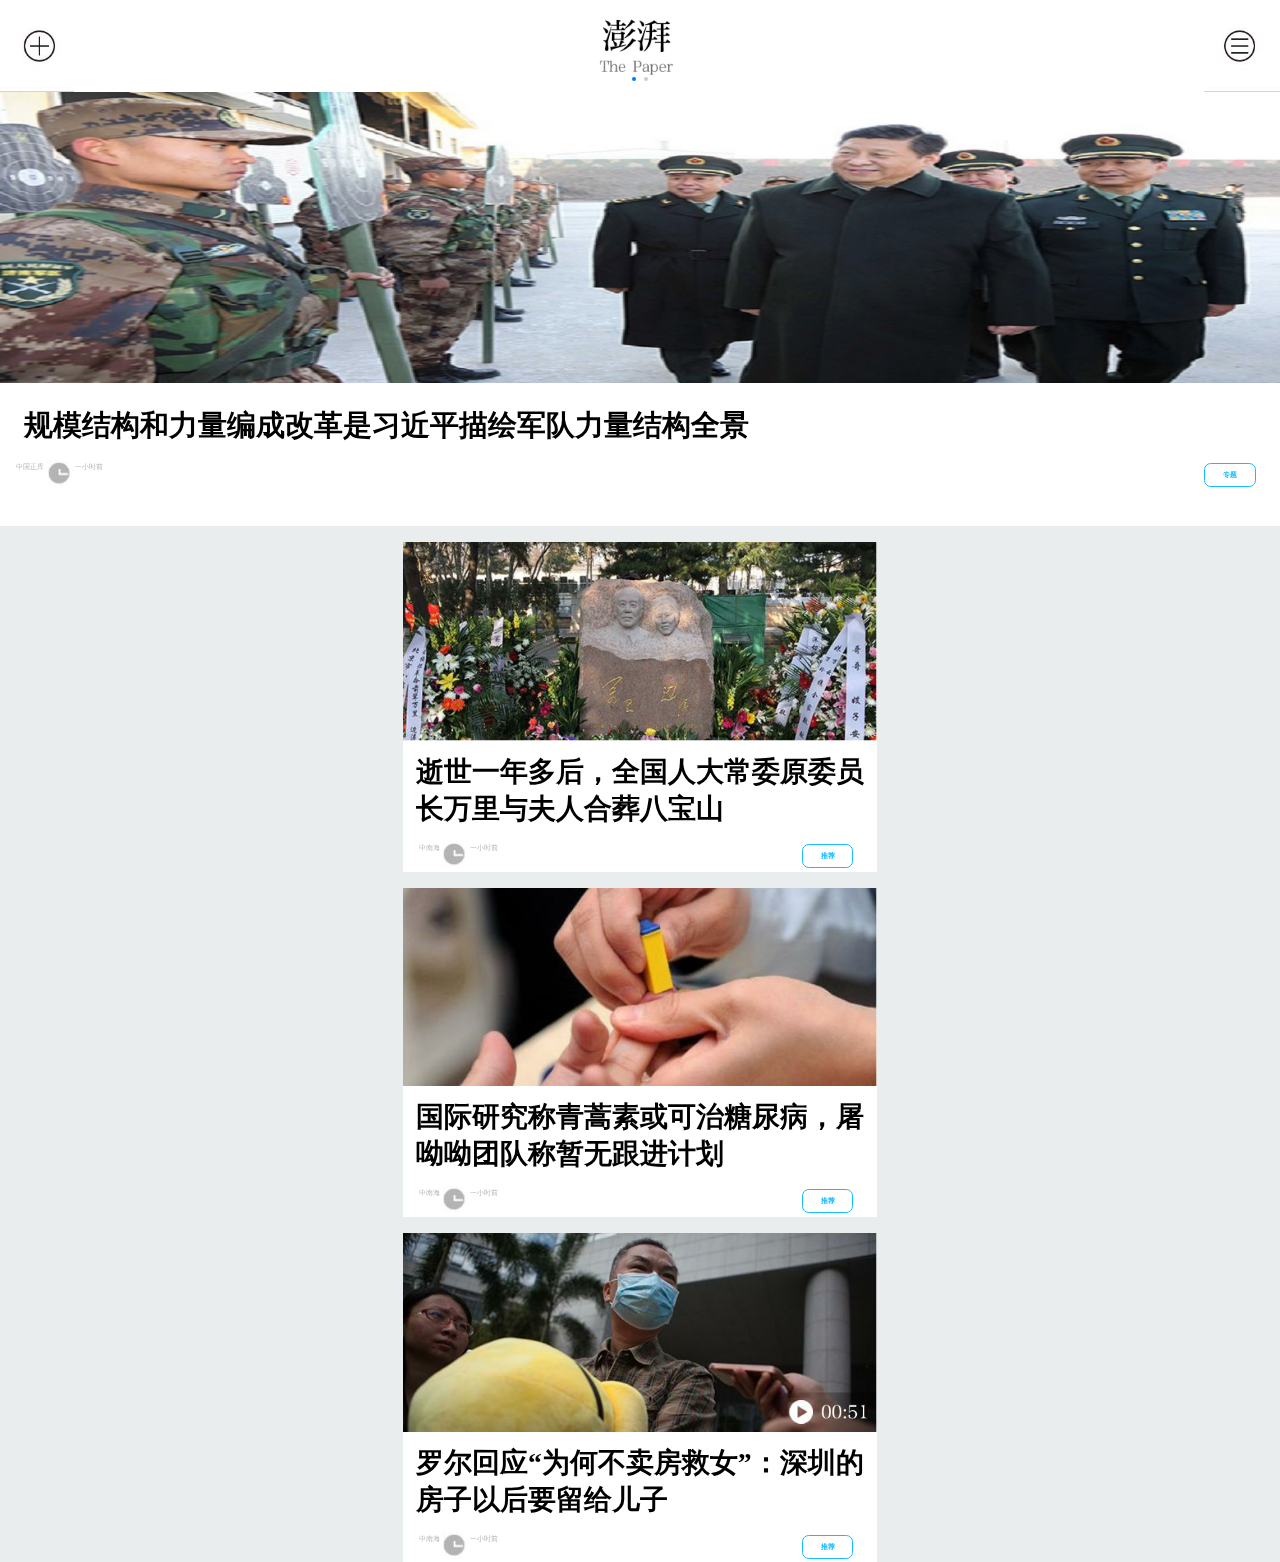
<file: index.html>
<!DOCTYPE html>
<html>
<head>
    <meta charset="utf-8">
    <meta name="viewport" content="initial-scale=1.0, maximum-scale=1.0, user-scalable=no" />
    <title></title>
    <script src="js/swiper.jquery.min.js"></script>
    <script src="js/swiper.min.js"></script>
    <script src="js/swiper.animate1.0.2.min.js"></script>
    <link rel="stylesheet" href="css/swiper.css">
    <link rel="stylesheet" href="css/swiper.min.css">
    <link rel="stylesheet" href="css/index.css">
    <link rel="stylesheet" href="css/animate.min.css">
    <script type="text/javascript">
        function resize(now,type){
            var type=type||"x";
            var cw=document.documentElement.clientWidth;
            var ch=document.documentElement.clientHeight;
            var html=document.getElementsByTagName("html")[0];
            if(type=="x"){
                var scale=cw/now*100;
                html.style.fontSize=scale+"px";
            }else if(type=="y"){
                scale=ch/now*100;
                html.style.fontSize=scale+"px";
            }
        }
        window.onload=function(){
            resize(1334,"y");
        }
    </script>
</head>
<body>
<div class="swiper-container">
    <div class="swiper-wrapper">
        <div class="swiper-slide">
             <div class="header">
                 <a href=""></a>
                 <a href=""></a>
                 <a href=""></a>
             </div>
            <div class="zy">
                <a href="xq.html">
                    <img src="img/主席.png" alt="" class="zx">
                    <p class="p1">规模结构和力量编成改革是习近平描绘军队力量结构全景</p>
                    <div class="sj">
                        <span>中国正库 </span>
                        <img src="img/时间.png" alt="">
                        <span>一小时前</span>
                        <div class="fenlei">专题</div>
                    </div>
                </a>
            </div>
            <div class="grid">
            <a href="">
                <img src="img/gird-1.png" alt="" class="gird-1">
                <p class="p1">逝世一年多后，全国人大常委原委员长万里与夫人合葬八宝山</p>
                <div class="sj">
                    <span>中南海</span>
                    <img src="img/时间.png" alt="">
                    <span>一小时前</span>
                    <div class="fenlei">推荐</div>
                </div>
            </a>
        </div>
            <div class="grid">
                <a href="">
                    <img src="img/gird-2.png" alt="" class="gird-1">
                    <p class="p1">国际研究称青蒿素或可治糖尿病，屠呦呦团队称暂无跟进计划</p>
                    <div class="sj">
                        <span>中南海</span>
                        <img src="img/时间.png" alt="">
                        <span>一小时前</span>
                        <div class="fenlei">推荐</div>
                    </div>
                </a>
            </div>
            <div class="grid">
                <a href="">
                    <img src="img/gird-3.png" alt="" class="gird-1">
                    <p class="p1">罗尔回应“为何不卖房救女”：深圳的房子以后要留给儿子</p>
                    <div class="sj">
                        <span>中南海</span>
                        <img src="img/时间.png" alt="">
                        <span>一小时前</span>
                        <div class="fenlei">推荐</div>
                    </div>
                </a>
            </div>
        </div>
        <div class="swiper-slide">
            <div class="header">
                <a href=""></a>
                <a href="" class="h-2"></a>
                <a href=""></a>
            </div>
            <div class="zy">
                <a href="">
                    <img src="img/列表_06.png" alt="" class="zx">
                    <p class="p1">罗尔回应“为何不卖房救女”：深圳的房子以后要留给儿子</p>
                    <div class="sj">
                        <span>中南海</span>
                        <img src="img/时间.png" alt="">
                        <span>一小时前</span>
                        <div class="fenlei">专题</div>
                    </div>
                </a>
            </div>
            <div class="grid">
                <a href="">
                    <img src="img/列表_09.png" alt="" class="gird-1">
                    <p class="p1">乌兹别克观选记|投票正式开始，专家：精英内部已有共识</p>
                    <div class="sj">
                        <span>中南海</span>
                        <img src="img/时间.png" alt="">
                        <span>一小时前</span>
                        <div class="fenlei">推荐</div>
                    </div>
                </a>
            </div>
            <div class="grid">
                <a href="">
                    <img src="img/gird-1.png" alt="" class="gird-1">
                    <p class="p1">逝世一年多后，全国人大常委原委员长万里与夫人合葬八宝山</p>
                    <div class="sj">
                        <span>中南海</span>
                        <img src="img/时间.png" alt="">
                        <span>一小时前</span>
                        <div class="fenlei">推荐</div>
                    </div>
                </a>
            </div>
            <div class="grid">
                <a href="">
                    <img src="img/列表_10.png" alt="" class="gird-1">
                    <p class="p1">山西连续四日拉抗霾警报，渣土车停运不达标排放企业停产</p>
                    <div class="sj">
                        <span>中南海</span>
                        <img src="img/时间.png" alt="">
                        <span>一小时前</span>
                        <div class="fenlei">推荐</div>
                    </div>
                </a>
            </div>
        </div>
    </div>
   <div class="swiper-pagination"></div>
</div>
</body>
</html>
<script>
    var swiper = new Swiper('.swiper-container',{
        pagination: '.swiper-pagination',
        onInit: function(swiper){ //Swiper2.x的初始化是onFirstInit
            swiperAnimateCache(swiper); //隐藏动画元素
            swiperAnimate(swiper); //初始化完成开始动画
        },
        onSlideChangeEnd: function(swiper){
            swiperAnimate(swiper); //每个slide切换结束时也运行当前slide动画
        }
    });
</script>
</file>
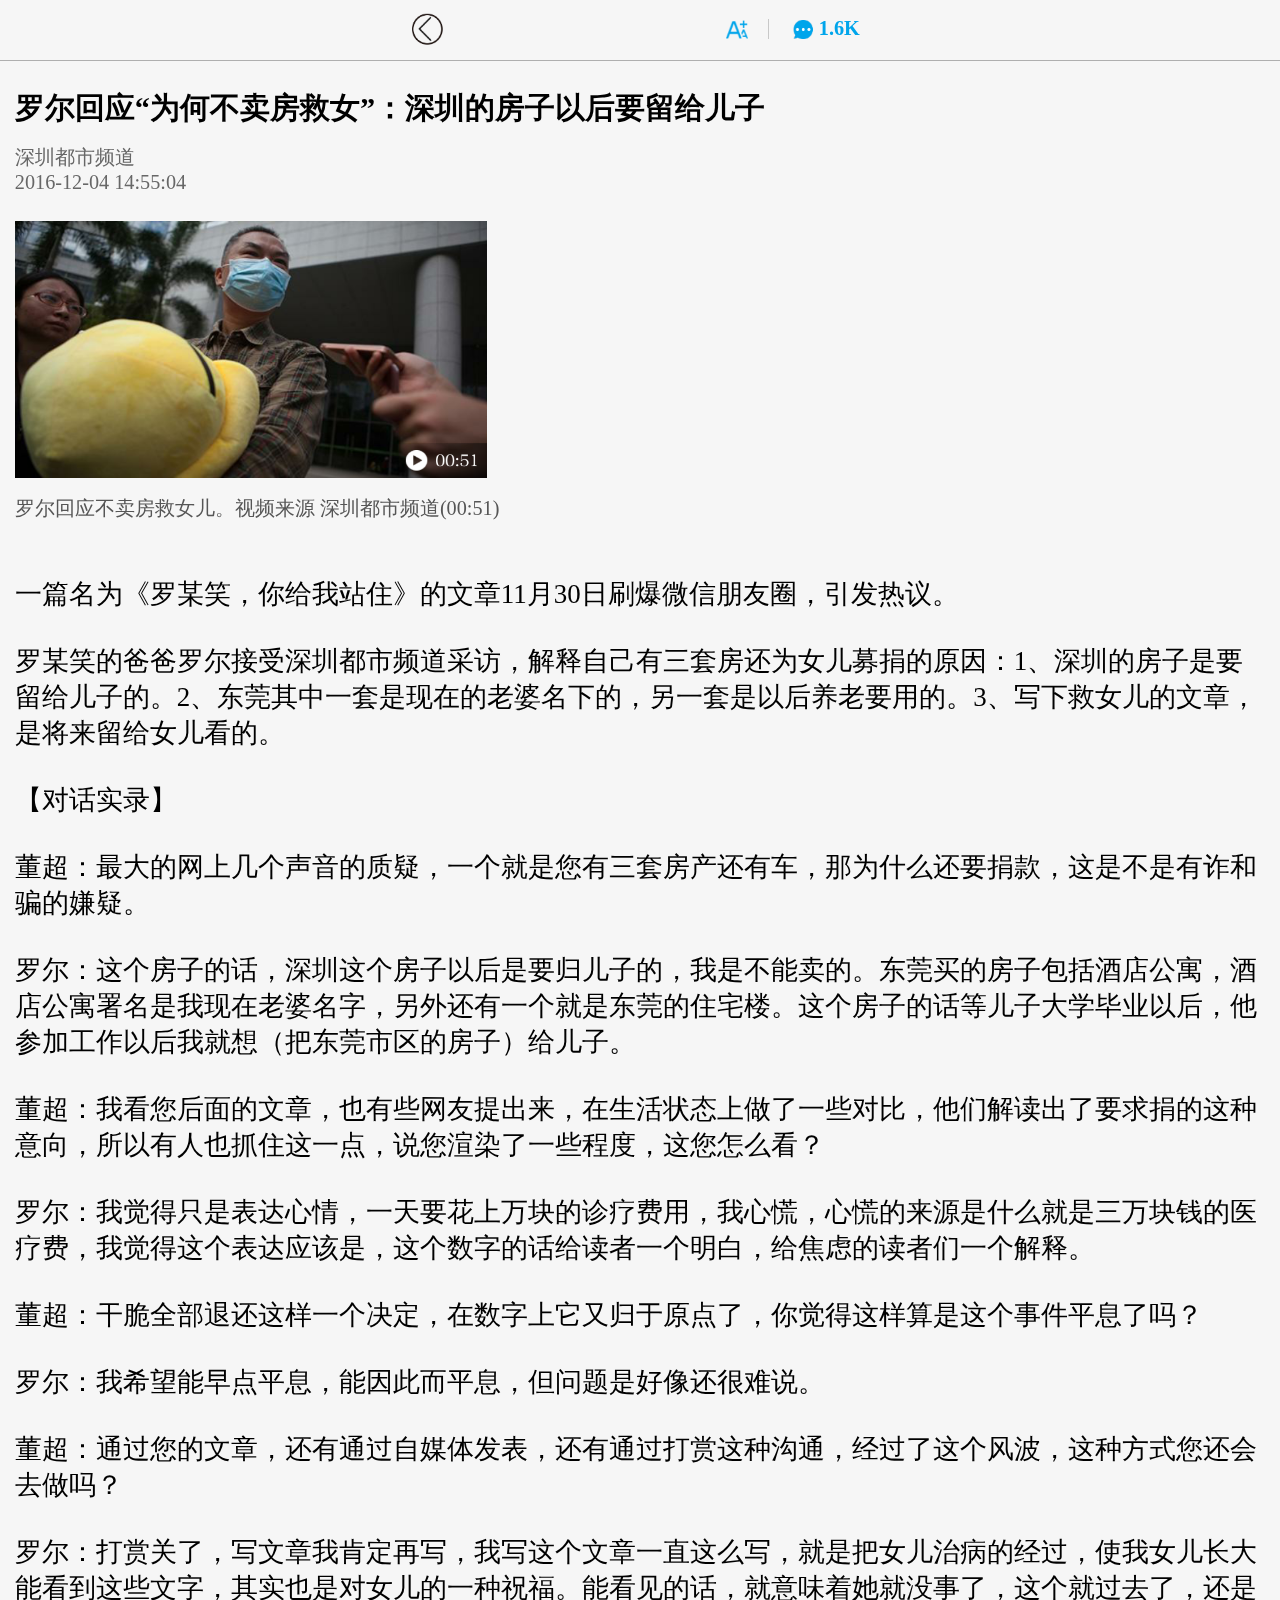
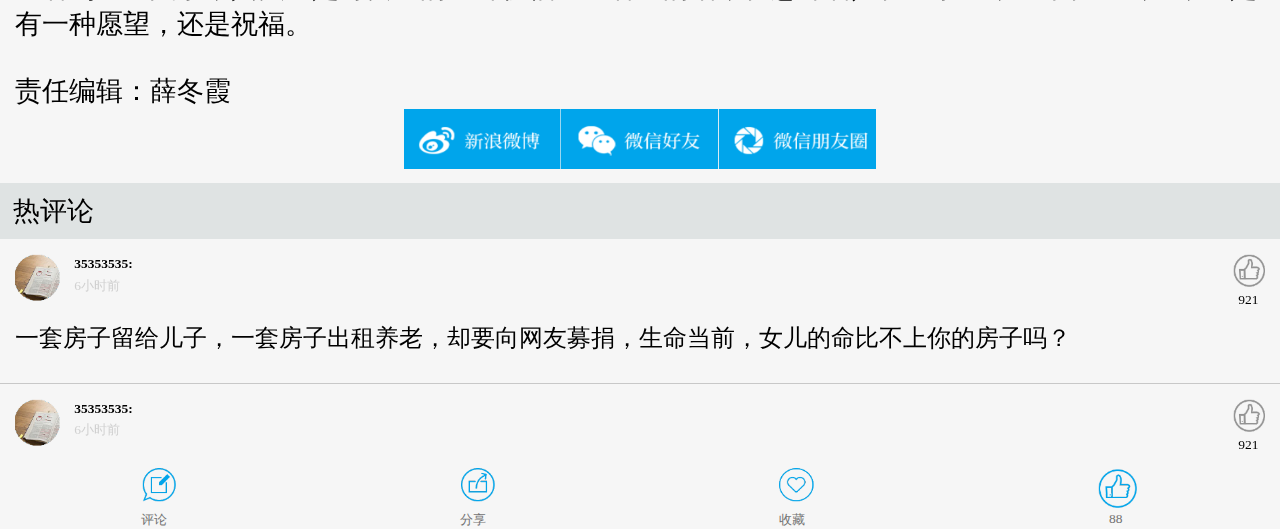
<file: xq.html>
<!DOCTYPE html>
<html>
<head>
    <meta charset="utf-8">
    <meta name="viewport" content="initial-scale=1.0, maximum-scale=1.0, user-scalable=no" />
    <title></title>
    <script src="js/swiper.jquery.min.js"></script>
    <script src="js/swiper.min.js"></script>
    <script src="js/swiper.animate1.0.2.min.js"></script>
    <link rel="stylesheet" href="css/swiper.css">
    <link rel="stylesheet" href="css/swiper.min.css">
    <link rel="stylesheet" href="css/xq.css">
    <link rel="stylesheet" href="css/animate.min.css">
    <script type="text/javascript">
        function resize(now,type){
            var type=type||"x";
            var cw=document.documentElement.clientWidth;
            var ch=document.documentElement.clientHeight;
            var html=document.getElementsByTagName("html")[0];
            if(type=="x"){
                var scale=cw/now*100;
                html.style.fontSize=scale+"px";
            }else if(type=="y"){
                scale=ch/now*100;
                html.style.fontSize=scale+"px";
            }
        }
        window.onload=function(){
            resize(1334,"y");
        }
    </script>
</head>
<body>
<div class="swiper-container">
    <div class="swiper-wrapper">
        <div class="swiper-slide">
            <div class="header">
                <div class="head-inner">
                    <a href="index.html" class="back"></a>
                    <div class="head_right">
                        <a href="" class="font"></a>
                        <div class="line"></div>
                        <a href="" class="pinglun">
                            <img src="img/详情_03.png" alt="" class="pl-img1">
                            <span>1.6K</span>
                        </a>
                    </div>
                </div>
            </div>
            <div class="body-inner">
                <div class="title">罗尔回应“为何不卖房救女”：深圳的房子以后要留给儿子</div>
                <div class="sj">深圳都市频道<br>2016-12-04 14:55:04</div>
                <img src="img/列表_06.png" alt="" class="body-img">
                <p class="body-p">罗尔回应不卖房救女儿。视频来源 深圳都市频道(00:51)</p>
             <div class="content">
                一篇名为《罗某笑，你给我站住》的文章11月30日刷爆微信朋友圈，引发热议。<br><br>
                 罗某笑的爸爸罗尔接受深圳都市频道采访，解释自己有三套房还为女儿募捐的原因：1、深圳的房子是要留给儿子的。2、东莞其中一套是现在的老婆名下的，另一套是以后养老要用的。3、写下救女儿的文章，是将来留给女儿看的。<br><br>
                 【对话实录】<br><br>
                 董超：最大的网上几个声音的质疑，一个就是您有三套房产还有车，那为什么还要捐款，这是不是有诈和骗的嫌疑。<br><br>
                 罗尔：这个房子的话，深圳这个房子以后是要归儿子的，我是不能卖的。东莞买的房子包括酒店公寓，酒店公寓署名是我现在老婆名字，另外还有一个就是东莞的住宅楼。这个房子的话等儿子大学毕业以后，他参加工作以后我就想（把东莞市区的房子）给儿子。<br><br>
                 董超：我看您后面的文章，也有些网友提出来，在生活状态上做了一些对比，他们解读出了要求捐的这种意向，所以有人也抓住这一点，说您渲染了一些程度，这您怎么看？<br><br>
                 罗尔：我觉得只是表达心情，一天要花上万块的诊疗费用，我心慌，心慌的来源是什么就是三万块钱的医疗费，我觉得这个表达应该是，这个数字的话给读者一个明白，给焦虑的读者们一个解释。<br><br>
                 董超：干脆全部退还这样一个决定，在数字上它又归于原点了，你觉得这样算是这个事件平息了吗？<br><br>
                  罗尔：我希望能早点平息，能因此而平息，但问题是好像还很难说。<br><br>
                 董超：通过您的文章，还有通过自媒体发表，还有通过打赏这种沟通，经过了这个风波，这种方式您还会去做吗？<br><br>
                 罗尔：打赏关了，写文章我肯定再写，我写这个文章一直这么写，就是把女儿治病的经过，使我女儿长大能看到这些文字，其实也是对女儿的一种祝福。能看见的话，就意味着她就没事了，这个就过去了，还是有一种愿望，还是祝福。<br><br>
                 责任编辑：薛冬霞
             </div>
                <div class="fenxiang"></div>
            </div>
            <div class="repl">热评论</div>
            <div class="pl-con">
                <div class="pl-top">
                    <div class="pl-t-left">
                    <img src="img/评论_01.png" alt="" class="pl-img1">
                    <p class="pl-top-p1">35353535:</p>
                        <p>6小时前</p>
                    </div>
                    <div class="pl-t-right">
                    <img src="img/评论_02.png" alt="" class="pl-img2">
                    <span>921</span>
                    </div>
                </div>
                <div class="pl-bottom">一套房子留给儿子，一套房子出租养老，却要向网友募捐，生命当前，女儿的命比不上你的房子吗？</div>
            </div>
            <div class="pl-con">
                <div class="pl-top">
                    <div class="pl-t-left">
                        <img src="img/评论_01.png" alt="" class="pl-img1">
                        <p class="pl-top-p1">35353535:</p>
                        <p>6小时前</p>
                    </div>
                    <div class="pl-t-right">
                        <img src="img/评论_02.png" alt="" class="pl-img2">
                        <span>921</span>
                    </div>
                </div>
                <div class="pl-bottom">一套房子留给儿子，一套房子出租养老，却要向网友募捐，生命当前，女儿的命比不上你的房子吗？</div>
            </div>
           <div class="fix">
                <a href=""><img src="img/font_01.png" alt="" style="width: 0.52rem;height: 0.56rem"><span>评论</span></a>
                <a href=""><img src="img/font_02.png" alt="" style="width: 0.52rem;height: 0.56rem"><span>分享</span></a>
                <a href=""><img src="img/font_03.png" alt="" style="width: 0.52rem;height: 0.56rem"><span>收藏</span></a>
                <a href=""><img src="img/font_04.png" alt="" style="width: 0.59rem;height: 0.66rem"><span class="font4">88</span></a>
            </div>
        </div>
    </div>
</div>
</body>
</html>
<script>
    var swiper = new Swiper('.swiper-container',{
        onInit: function(swiper){ //Swiper2.x的初始化是onFirstInit
            swiperAnimateCache(swiper); //隐藏动画元素
            swiperAnimate(swiper); //初始化完成开始动画
        },
        onSlideChangeEnd: function(swiper){
            swiperAnimate(swiper); //每个slide切换结束时也运行当前slide动画
        }
    });
</script>
</file>
<file: css/index.css>
*{
    margin: 0;
    padding: 0;
    list-style: none;
    box-sizing: border-box;
}
html,body{
    width:100%;
    height:100%;
    background: #E9EDEE;
}
a{
    text-decoration: none;
    color: black;
}
/*头部*/
.header{
    width:100%;
    height:1.36rem;
    background: red;
    display: -webkit-flex;
    display: flex;
    justify-content: space-between;
    background: #fff;
}
.header a:nth-child(1){
    display: block;
    width:1.09rem;
    height:100%;
    background: url("../img/1.png");
    background-size: 1.09rem 1.36rem;
}
.header a:nth-child(2){
    display: block;
    width:1.94rem;
    height:1.17rem;
    background: url("../img/2.1.png");
    background-size: 1.94rem 1.17rem;
}
.header a:nth-child(3){
    display: block;
    width:1.13rem;
    height:100%;
    background: url("../img/3.png");
    background-size: 1.13rem 1.36rem;
}
/*首页 主席重要新闻*/
.zy{
    width:100%;
    height:6.44rem;
    background: #fff;
}
.zy a{
    width:100%;
    height:100%;
    display: block;
}
.zx{
    width:100%;
    height:4.32rem;
}
.p1{
    font-size: 0.43rem;
    font-weight: bold;
    text-indent: 0.16rem;
    padding-top: 0.09rem;
    padding-left: 0.2rem;
    padding-right: 0.08rem;
}
.p1:nth-child(3){
    padding-top: 0.06rem;
    text-indent: 0.2rem;
}
.sj{
    font-size: 0.1rem;
    color: #B7B7B7;
    padding-top: 0.25rem;
}
.sj img{
    width:0.4rem;
    height:0.4rem;
    position: relative;
    bottom: 0.04rem;
}
.sj span{
    vertical-align: top;
}
.sj span:nth-child(1){
    margin-left: 0.24rem;
}
.fenlei{
    width:0.76rem;
    height:0.36rem;
    border: 1px solid #16BCFF;
    float: right;
    border-radius: 0.1rem;
    margin-right: 0.36rem;
    text-align: center;
    color: #16BCFF;
    font-weight: bold;
    line-height: 0.34rem;
}
/*grid*/
.grid{
    width:7.04rem;
    height:4.88rem;
    background: #fff;
    margin: auto;
    margin-top: 0.24rem;
    font-size: 0.37rem;
}
.gird-1{
    width:100%;
    height:2.94rem;
}
.grid .p1{
    text-indent: 0rem;
    font-size: 0.41rem;
}
.swiper-slide .header .h-2{
    background: url("../img/列表_03.png");
    background-size: 1.94rem 1.17rem;
}
</file>
<file: css/xq.css>
*{
    margin: 0;
    padding: 0;
    list-style: none;
    box-sizing: border-box;
}
html,body{
    width:100%;
    height:100%;
    background: #F6F6F6;
}
a{
    text-decoration: none;
    color: black;
}
/*头部*/
.header{
    width:100%;
    height:0.9rem;
    border-bottom: 1px solid #AFAFAF;
}
.head-inner{
    width:6.76rem;
    padding: 0.2rem 0;
    overflow: hidden;
    margin: auto;
}
.back{
    width:0.47rem;
    height: 0.48em;
    display: block;
    float: left;
    background: url("../img/详情_01.png");
    background-size: 0.47rem 0.48em;
}
.head_right{
    float: right;
    width: 2.17rem;
    height:0.48em;
}
.font{
    width:0.48em;
    height: 0.48em;
    display: block;
    float: left;
    background: url("../img/详情_02.png");
    background-size: 0.48rem 0.48em;
}
.head_right .line{
    width:0.01rem;
    height:0.3rem;
    margin-left: 0.2rem;
    background: #C8C8C8;
    margin-top: 0.08rem;
    float: left;
}
.pinglun{
    width:1.21rem;
    height:0.48rem;
    display: block;
    float: right;
}
.pl-img1{
    width: 0.48rem;
    height: 0.48rem;
    float: left;
}
.pinglun span{
    width: 0.73rem;
    height: 0.48rem;
    float: right;
    color: #00A5EB;
    font-size: 0.3rem;
    line-height: 0.45rem;
    font-weight: bold;
}
/*固定定位*/
.fix{
    height:0.96rem;
    width:100%;
    background: #F6F6F6;
    position: fixed;
    bottom: 0;
    display: flex;
    justify-content:space-around;
}
.fix a img{
    margin-bottom: 0.4rem;
    margin-left: 0;
    float: left;
}
.fix a{
    font-size: 0.2rem;
}
.fix a span{
    float: left;
    margin-top: 0.7rem;
    margin-left: -0.53rem;
    color:#727272;
    font-weight: 500;
}
.fix a .font4{
    margin-left: -0.43rem;
}
/*主体*/
.body-inner{
    padding: 0 0.22rem;
}
.title{
    font-size: 0.45rem;
    font-weight: bold;
    margin-top: 0.4rem;
}
.sj{
    font-size: 0.3rem;
    color:#676767;
    margin-top: 0.23rem;
}
.body-img{
    width:7rem;
    height:3.8rem;
    margin-top: 0.4rem;
}
.body-p{
    font-size: 0.3rem;
    color:#565656;
}
.content{
    margin-top: 0.8rem;
    font-size: 0.4rem;
    font-weight: 500;
}
.fenxiang{
    width:7rem;
    height:0.9rem;
    background: url("../img/详情_fx.png");
    background-size: 7rem 0.9rem;
    margin: auto;
}
.repl{
    width:100%;
    padding: 0.15rem 0;
    padding-left: 0.2rem;
    background: #DFE3E3;
    font-size: 0.4rem;
    font-weight: 500;
    margin-top: 0.2rem;
}
.pl-con{
    padding: 0.23rem 0.22rem;
    border-bottom: 1px solid #C8C8C8;
    overflow: hidden;
}
.pl-top{
    overflow: hidden;
    font-size: 0.2rem;
}
.pl-top .pl-img1{
    width:0.68rem;
    height:0.7rem;
    margin-right: 0.2rem;
}
.pl-top p{
    color: #D0D0D0;
    padding: 0.03rem 0;
}
.pl-top .pl-top-p1{
    color: #000;
    font-weight: 600;
}
.pl-top .pl-img2{
    width:0.48rem;
    height:0.5rem;
}
.pl-t-right{
    width: 0.48rem;
    height:0.8rem;
    float: right;
}
.pl-t-right span{
    margin-left: 0.08rem;
}
.pl-t-left{
    width: 2.44rem;
    height:0.7rem;
    float: left;
}
.pl-bottom{
    padding: 0.2rem 0;
    font-size: 0.35rem;
}
</file>
